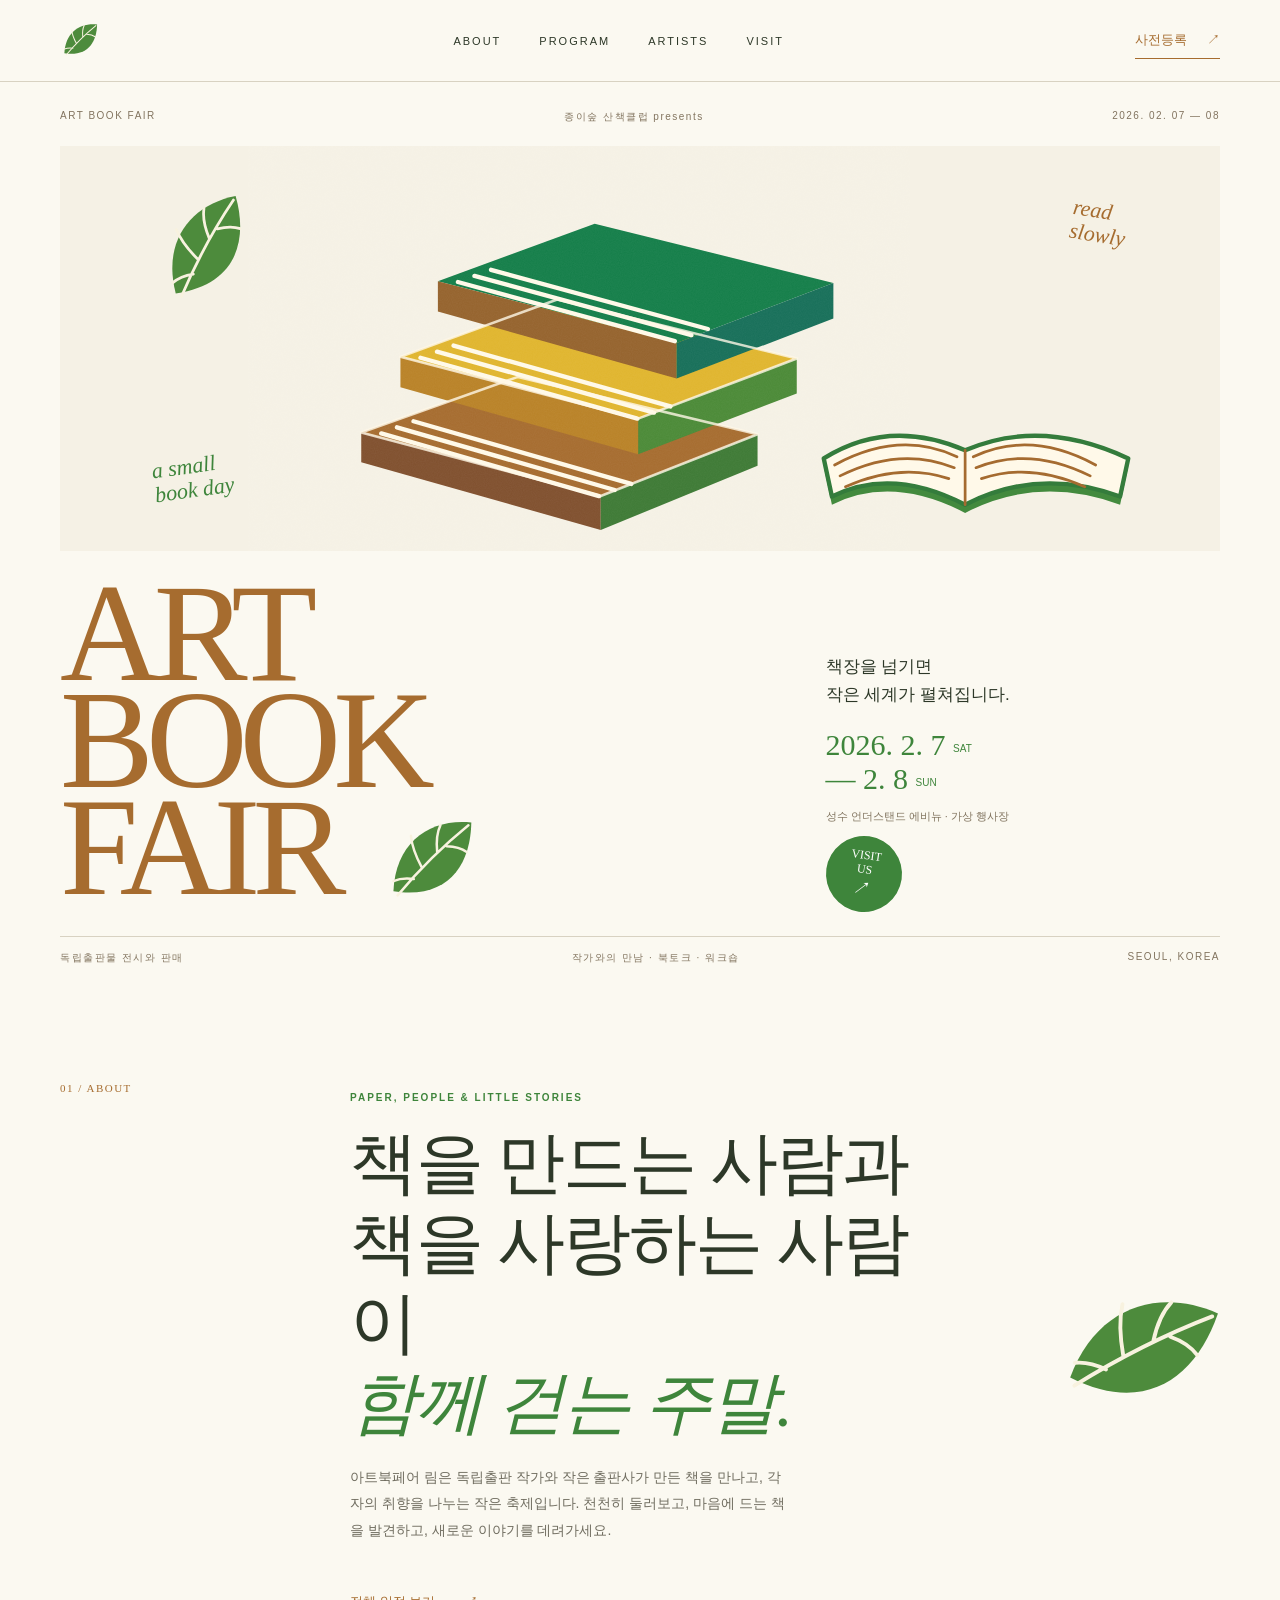
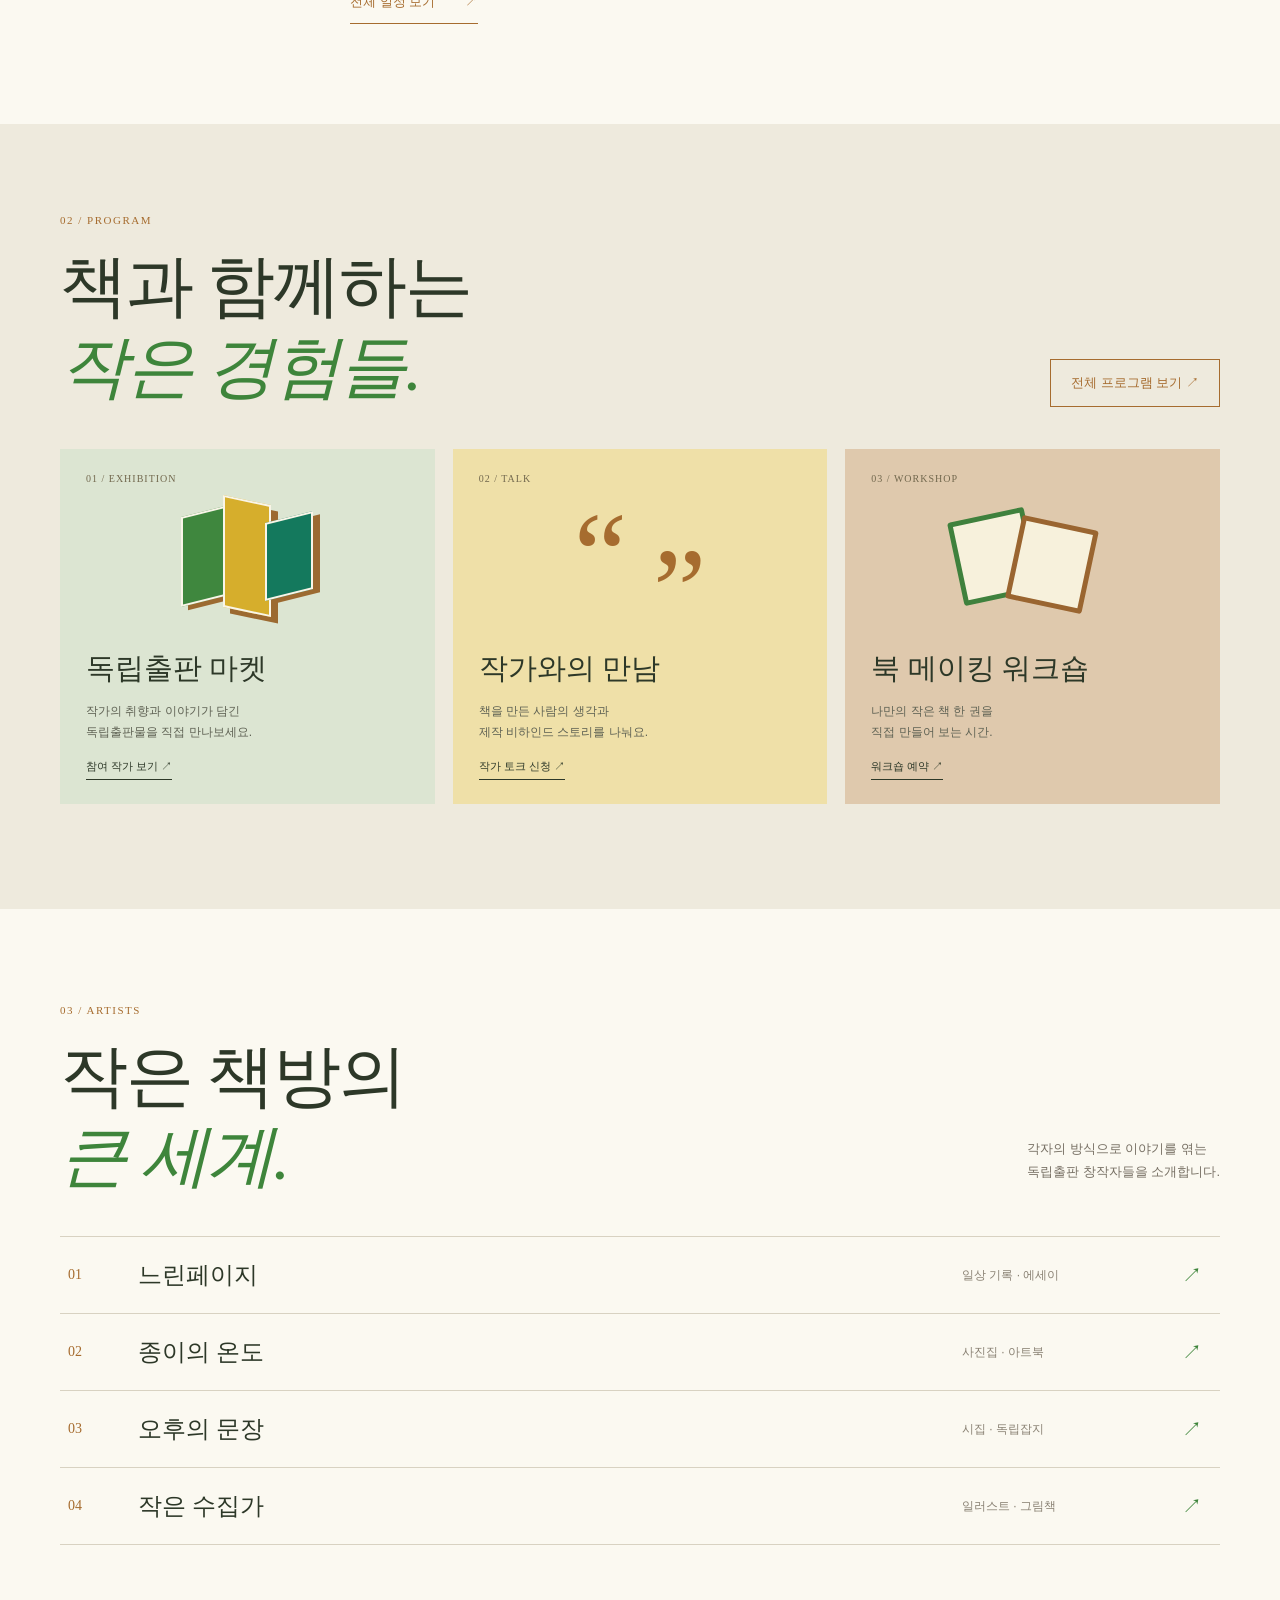
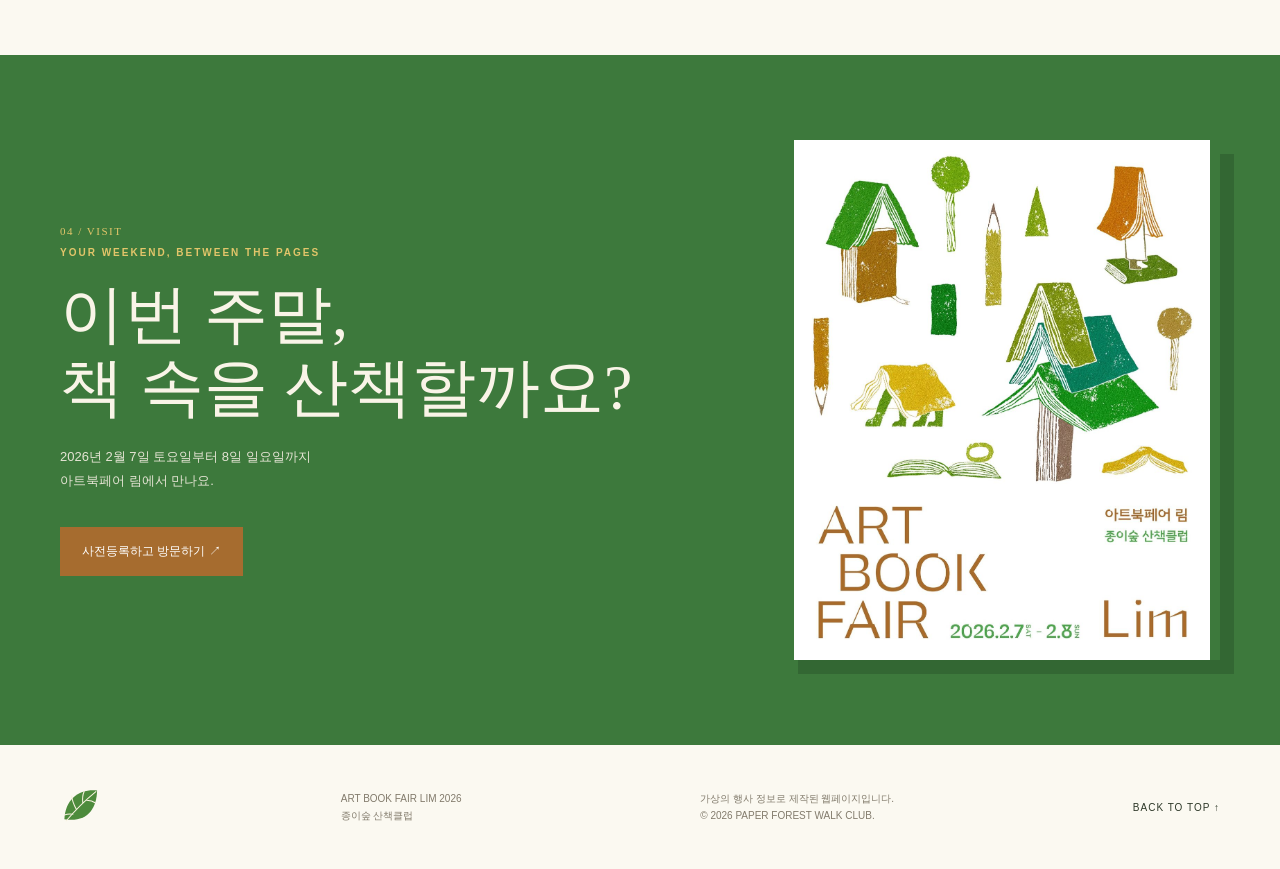
<file: index.html>
<!DOCTYPE html>
<html lang="ko">
<head>
  <meta charset="UTF-8"><meta name="viewport" content="width=device-width, initial-scale=1.0">
  <meta name="description" content="종이숲 산책클럽이 여는 독립출판 아트북페어 림. 책과 사람, 취향이 만나는 주말.">
  <title>ART BOOK FAIR LIM — 종이숲 산책클럽</title>
  <link rel="stylesheet" href="css/style.css">
</head>
<body>
  <header class="site-header">
    <a class="brand" href="#home" aria-label="림 홈">
  <img src="assets/leaf-mark.svg" alt="림 로고" class="brand-leaf">
</a>
    <nav class="main-nav" aria-label="주요 메뉴"><a href="#about">ABOUT</a><a href="#program">PROGRAM</a><a href="#artists">ARTISTS</a><a href="#visit">VISIT</a></nav>
    <a class="header-apply" href="registration.html">사전등록 <span>↗</span></a>
    <button class="menu-toggle" aria-label="메뉴 열기">☰</button>
  </header>

  <main id="home">
    <section class="hero section-wrap">
      <div class="hero-topline"><span>ART BOOK FAIR </span><span>종이숲 산책클럽 presents</span><span>2026. 02. 07 — 08</span></div>
      <div class="hero-art" aria-label="책을 모티브로 한 일러스트">
        <img class="hero-books" src="assets/book-stack.svg" alt="초록색과 황토색 표지의 책이 층층이 쌓인 일러스트">
        <img class="hero-open" src="assets/open-book.svg" alt="활짝 펼쳐진 책 일러스트">
        <img class="hero-leaf" src="assets/leaf-mark.svg" alt="초록 잎사귀 일러스트">
        <span class="scribble scribble-one">read<br>slowly</span><span class="scribble scribble-two">a small<br>book day</span>
      </div>
      <div class="hero-title-row"><h1>ART<br>BOOK<br>FAIR <img src="assets/leaf-mark.svg" alt="나뭇잎" class="title-leaf"></h1><div class="hero-info"><p class="kicker">책장을 넘기면<br>작은 세계가 펼쳐집니다.</p><p class="date">2026. 2. 7 <small>SAT</small><br>— 2. 8 <small>SUN</small></p><p class="venue">성수 언더스탠드 에비뉴 · 가상 행사장</p><a class="round-link" href="registration.html">VISIT<br>US <b>↗</b></a></div></div>
      <div class="hero-bottom"><span>독립출판물 전시와 판매</span><span>작가와의 만남 · 북토크 · 워크숍</span><span>SEOUL, KOREA</span></div>
    </section>

    <section class="intro section-wrap" id="about"><div class="section-label">01 / ABOUT</div><div class="intro-content"><p class="eyebrow">PAPER, PEOPLE &amp; LITTLE STORIES</p><h2>책을 만드는 사람과<br>책을 사랑하는 사람이<br><i>함께 걷는 주말.</i></h2><p class="body-copy">아트북페어 림은 독립출판 작가와 작은 출판사가 만든 책을 만나고, 각자의 취향을 나누는 작은 축제입니다. 천천히 둘러보고, 마음에 드는 책을 발견하고, 새로운 이야기를 데려가세요.</p><button class="text-button" data-modal="schedule">전체 일정 보기 <span>↗</span></button></div><img class="intro-leaf" src="assets/leaf-mark.svg" alt="초록 잎사귀 장식"></section>

    <section class="program-section" id="program"><div class="section-wrap"><div class="section-heading"><div><div class="section-label">02 / PROGRAM</div><h2>책과 함께하는<br><i>작은 경험들.</i></h2></div><button class="outline-button" data-modal="programs">전체 프로그램 보기 ↗</button></div>
      <div class="program-grid">
        <article class="program-card card-green"><div class="card-number">01 / EXHIBITION</div><div class="card-illustration book-icon"><span></span><span></span><span></span></div><h3>독립출판 마켓</h3><p>작가의 취향과 이야기가 담긴<br>독립출판물을 직접 만나보세요.</p><a href="#artists">참여 작가 보기 ↗</a></article>
        <article class="program-card card-yellow"><div class="card-number">02 / TALK</div><div class="card-illustration talk-icon"><span>“</span><span>”</span></div><h3>작가와의 만남</h3><p>책을 만든 사람의 생각과<br>제작 비하인드 스토리를 나눠요.</p><a href="registration.html#sessions">작가 토크 신청 ↗</a></article>
        <article class="program-card card-brown"><div class="card-number">03 / WORKSHOP</div><div class="card-illustration workshop-icon"><span></span><span></span></div><h3>북 메이킹 워크숍</h3><p>나만의 작은 책 한 권을<br>직접 만들어 보는 시간.</p><a href="registration.html#sessions">워크숍 예약 ↗</a></article>
      </div></div></section>

    <section class="artists section-wrap" id="artists"><div class="section-label">03 / ARTISTS</div><div class="artists-head"><h2>작은 책방의<br><i>큰 세계.</i></h2><p>각자의 방식으로 이야기를 엮는<br>독립출판 창작자들을 소개합니다.</p></div><div class="artist-list"><article><span>01</span><b>느린페이지</b><small>일상 기록 · 에세이</small><span class="artist-arrow">↗</span></article><article><span>02</span><b>종이의 온도</b><small>사진집 · 아트북</small><span class="artist-arrow">↗</span></article><article><span>03</span><b>오후의 문장</b><small>시집 · 독립잡지</small><span class="artist-arrow">↗</span></article><article><span>04</span><b>작은 수집가</b><small>일러스트 · 그림책</small><span class="artist-arrow">↗</span></article></div></section>

    <section class="visit-section" id="visit"><div class="section-wrap visit-inner"><div><div class="section-label">04 / VISIT</div><p class="eyebrow">YOUR WEEKEND, BETWEEN THE PAGES</p><h2>이번 주말,<br>책 속을 산책할까요?</h2><p class="visit-copy">2026년 2월 7일 토요일부터 8일 일요일까지<br>아트북페어 림에서 만나요.</p><a class="solid-button" href="registration.html">사전등록하고 방문하기 ↗</a></div><img src="assets/event-poster.png" alt="아트북페어 림 종이숲 산책클럽 행사 포스터" class="poster-image"></div></section>
  </main>
  <footer class="site-footer"><a class="brand" href="#home">
  <img src="assets/leaf-mark.svg" alt="림 로고" class="brand-leaf">
</a><p>ART BOOK FAIR LIM 2026<br>종이숲 산책클럽</p><p>가상의 행사 정보로 제작된 웹페이지입니다.<br>© 2026 PAPER FOREST WALK CLUB.</p><a href="#home">BACK TO TOP ↑</a></footer>

  <!-- 전체 일정 / 전체 프로그램 팝업 공통 구조 -->
  <div class="modal" id="infoModal" aria-hidden="true" role="dialog" aria-modal="true" aria-labelledby="modalTitle"><div class="modal-backdrop" data-close></div><div class="modal-panel"><button class="modal-close" aria-label="팝업 닫기" data-close>×</button><p class="eyebrow">ART BOOK FAIR LIM 2026</p><h2 id="modalTitle">전체 일정</h2><div class="modal-content" id="modalContent"></div><a class="solid-button modal-cta" href="registration.html">프로그램 신청하기 ↗</a></div></div>
  <script src="js/main.js"></script>
</body></html>
</file>
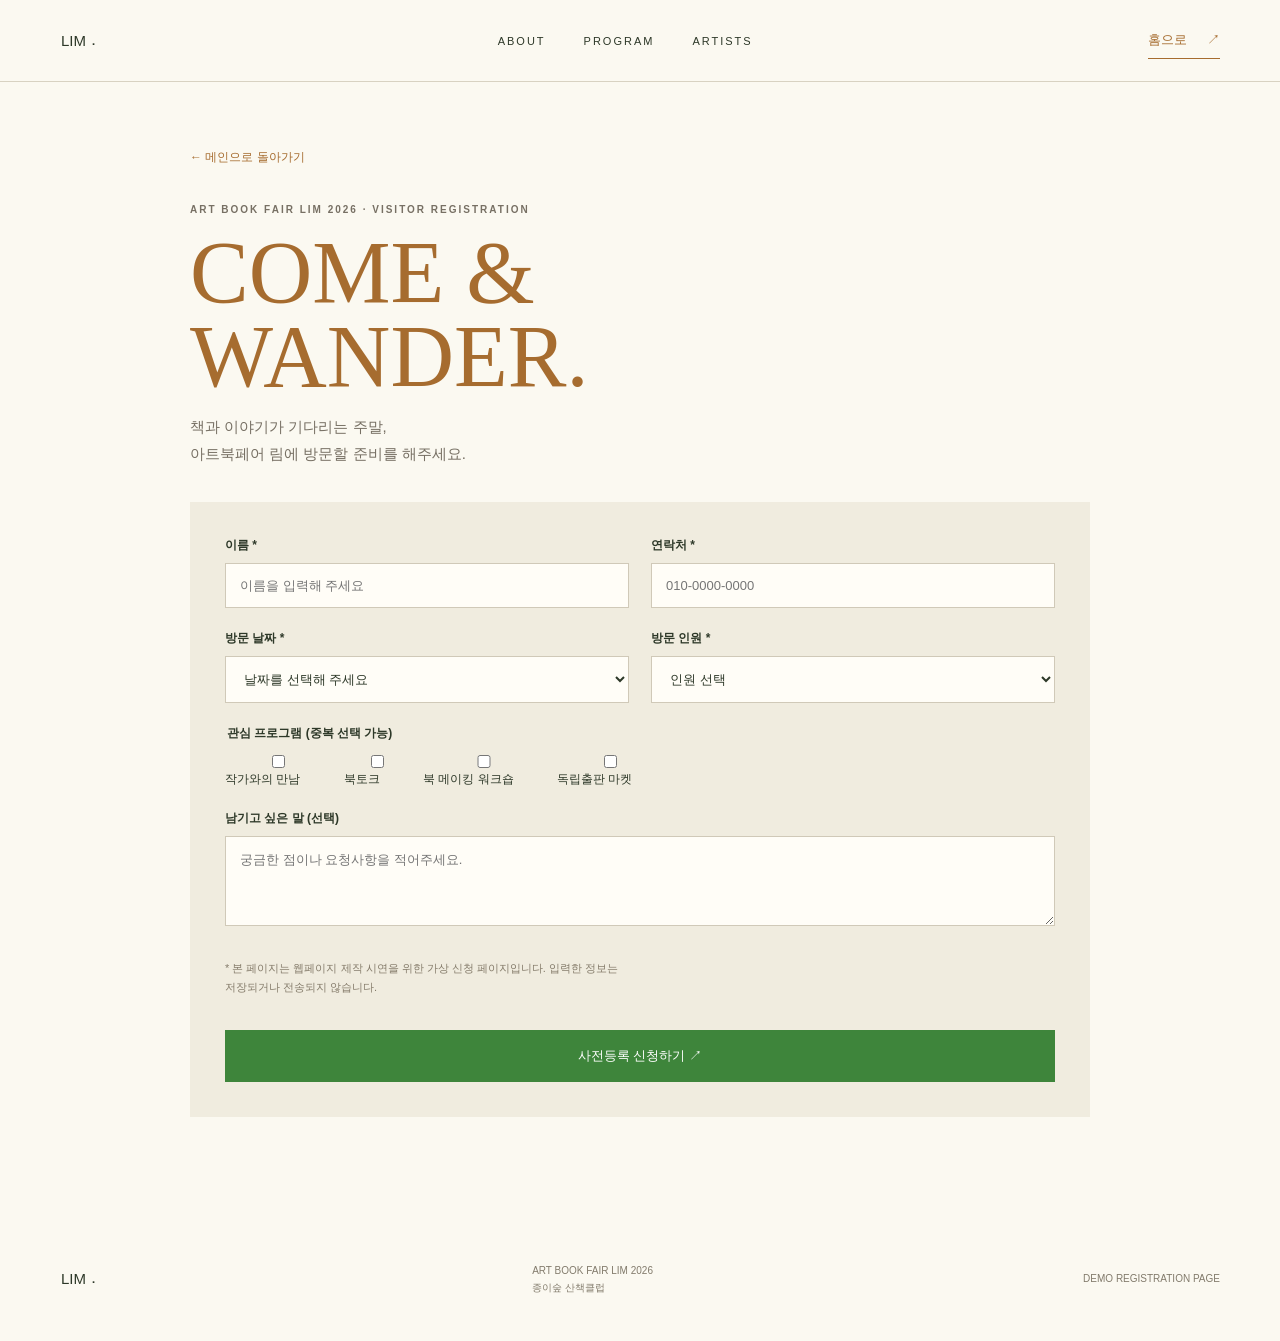
<file: registration.html>
<!DOCTYPE html>
<html lang="ko"><head><meta charset="UTF-8"><meta name="viewport" content="width=device-width, initial-scale=1.0"><title>사전등록 — ART BOOK FAIR LIM</title><link rel="stylesheet" href="css/style.css"></head>
<body class="registration-page">
<header class="site-header"><a class="brand" href="index.html">LIM<span>．</span></a><nav class="main-nav"><a href="index.html#about">ABOUT</a><a href="index.html#program">PROGRAM</a><a href="index.html#artists">ARTISTS</a></nav><a class="header-apply" href="index.html">홈으로 <span>↗</span></a></header>
<main class="registration-main"><a class="back-link" href="index.html">← 메인으로 돌아가기</a><div class="registration-heading"><p class="eyebrow">ART BOOK FAIR LIM 2026 · VISITOR REGISTRATION</p><h1>COME &<br>WANDER.</h1><p>책과 이야기가 기다리는 주말,<br>아트북페어 림에 방문할 준비를 해주세요.</p></div>
<form class="registration-form" id="registrationForm">
  <div class="form-field"><label for="visitorName">이름 *</label><input id="visitorName" name="name" type="text" placeholder="이름을 입력해 주세요" required></div>
  <div class="form-field"><label for="visitorPhone">연락처 *</label><input id="visitorPhone" name="phone" type="tel" placeholder="010-0000-0000" pattern="[0-9\-]{9,13}" required></div>
  <div class="form-field"><label for="visitDate">방문 날짜 *</label><select id="visitDate" name="date" required><option value="">날짜를 선택해 주세요</option><option>2월 7일 (토)</option><option>2월 8일 (일)</option></select></div>
  <div class="form-field"><label for="visitorCount">방문 인원 *</label><select id="visitorCount" name="count" required><option value="">인원 선택</option><option>1명</option><option>2명</option><option>3명</option><option>4명</option><option>5명 이상</option></select></div>
  <div class="form-field full" id="sessions"><fieldset><legend>관심 프로그램 (중복 선택 가능)</legend><div class="choice-row"><label><input type="checkbox" name="session" value="작가와의 만남"> 작가와의 만남</label><label><input type="checkbox" name="session" value="북토크"> 북토크</label><label><input type="checkbox" name="session" value="북 메이킹 워크숍"> 북 메이킹 워크숍</label><label><input type="checkbox" name="session" value="독립출판 마켓"> 독립출판 마켓</label></div></fieldset></div>
  <div class="form-field full"><label for="message">남기고 싶은 말 (선택)</label><textarea id="message" name="message" placeholder="궁금한 점이나 요청사항을 적어주세요."></textarea></div>
  <p class="form-note full">* 본 페이지는 웹페이지 제작 시연을 위한 가상 신청 페이지입니다. 입력한 정보는 저장되거나 전송되지 않습니다.</p>
  <button class="form-submit" type="submit">사전등록 신청하기 ↗</button>
  <div class="success-message" id="successMessage" role="status" aria-live="polite"></div>
</form></main>
<footer class="site-footer"><a class="brand" href="index.html">LIM<span>．</span></a><p>ART BOOK FAIR LIM 2026<br>종이숲 산책클럽</p><p>DEMO REGISTRATION PAGE</p></footer>
<script src="js/main.js"></script></body></html>
</file>
<file: css/style.css>
/* 기본 색상과 공통 레이아웃 */
:root{--paper:#fbf9f1;--ink:#2d3828;--green:#3e853b;--deep:#176e4d;--ochre:#a66c2f;--yellow:#d7ad28;--line:#d8d2c2;--serif:Georgia,'Times New Roman',serif;--sans:'Pretendard','Noto Sans KR',Arial,sans-serif}
*{box-sizing:border-box}html{scroll-behavior:smooth}body{margin:0;background:var(--paper);color:var(--ink);font-family:var(--sans);font-size:15px}a{color:inherit;text-decoration:none}button{font:inherit;cursor:pointer}.section-wrap{width:min(1160px,calc(100% - 64px));margin:auto}.site-header{height:82px;padding:0 max(32px,calc((100% - 1160px)/2));display:flex;align-items:center;justify-content:space-between;border-bottom:1px solid var(--line);background:var(--paper);position:sticky;top:0;z-index:20}/* 상단 및 하단 나뭇잎 로고 */
.brand {
  display: flex;
  align-items: center;
  justify-content: center;
  min-width: 42px;
  min-height: 48px;
  flex-shrink: 0;
}

.brand-leaf {
  display: block;
  width: 42px;
  height: 48px;
  object-fit: contain;
  visibility: visible;
  opacity: 1;
}.main-nav{display:flex;gap:38px;font-size:11px;letter-spacing:2px}.main-nav a:hover,.artist-list article:hover b{color:var(--green)}.header-apply{font-size:13px;border-bottom:1px solid var(--ochre);padding:9px 0;color:var(--ochre)}.header-apply span{margin-left:16px}.menu-toggle{display:none;border:0;background:none;font-size:22px}
/* 메인 비주얼 */
.hero{padding-top:28px}.hero-topline,.hero-bottom{display:flex;justify-content:space-between;font-size:10px;letter-spacing:1.5px;color:#82745f}.hero-art{height:405px;position:relative;overflow:hidden;margin-top:22px;background:#f5f1e5}.hero-books{position:absolute;width:min(70%,690px);left:15%;top:-5%;height:112%;object-fit:contain}.hero-open{position:absolute;width:30%;right:6%;bottom:0}.hero-leaf{position:absolute;width:110px;left:8%;top:12%;transform:rotate(-17deg)}.scribble{position:absolute;font:italic 22px var(--serif);color:var(--ochre);line-height:1.1}.scribble-one{right:8%;top:13%;transform:rotate(9deg)}.scribble-two{left:8%;bottom:12%;color:var(--green);transform:rotate(-8deg)}.hero-title-row{display:flex;justify-content:space-between;align-items:flex-end;padding:28px 0 24px}.hero h1{font:clamp(76px,11vw,144px)/.76 var(--serif);font-weight:400;letter-spacing:-8px;color:var(--ochre);margin:0}/* 메인 타이틀 나뭇잎 */
.hero h1 .title-leaf {
  display: inline-block;
  width: 105px;
  height: 100px;
  object-fit: contain;
  vertical-align: middle;
  margin-left: 15px;
}.hero-info{width:34%;display:grid;grid-template-columns:1fr auto;align-items:end;gap:12px}.kicker{font-size:17px;line-height:1.6;margin:0 0 8px;grid-column:1/-1}.date{font:30px/1.15 var(--serif);color:var(--green);margin:0}.date small{font:10px var(--sans);vertical-align:middle}.venue{font-size:11px;color:#81745f;grid-column:1/-1;margin:0}.round-link{width:76px;height:76px;border-radius:50%;background:var(--green);color:#fff;display:grid;place-content:center;text-align:center;font:12px/1.2 var(--serif);transform:rotate(8deg)}.round-link b{font:18px var(--sans)}.hero-bottom{border-top:1px solid var(--line);padding:14px 0 42px}
/* 소개 섹션 */
.intro{min-height:490px;padding:75px 0 100px;display:grid;grid-template-columns:1fr 2fr 1fr;position:relative}.section-label{font:11px var(--serif);letter-spacing:1.5px;color:var(--ochre)}.intro-content{max-width:620px}.eyebrow{font-size:10px;letter-spacing:2px;color:var(--green);font-weight:700}.intro h2,.section-heading h2,.artists h2{font:clamp(42px,5.5vw,68px)/1.18 var(--serif);font-weight:400;letter-spacing:-2px;margin:20px 0}.intro h2 i,.section-heading h2 i,.artists h2 i{color:var(--green);font-weight:400}.body-copy{max-width:440px;line-height:1.9;color:#706d60;font-size:14px}.text-button,.outline-button{border:0;background:none;padding:12px 0;border-bottom:1px solid var(--ochre);color:var(--ochre);margin-top:24px;font-size:13px}.text-button span{margin-left:26px}.intro-leaf{width:155px;align-self:center;justify-self:end;transform:rotate(18deg)}
/* 프로그램 카드 */
.program-section{background:#eeeadd;padding:90px 0 105px}.section-heading{display:flex;justify-content:space-between;align-items:flex-end;margin-bottom:42px}.section-heading h2{margin-bottom:0}.outline-button{border:1px solid var(--ochre);padding:14px 20px;margin:0}.program-grid{display:grid;grid-template-columns:repeat(3,1fr);gap:18px}.program-card{min-height:355px;padding:24px 26px;position:relative;overflow:hidden}.card-green{background:#dce5d2}.card-yellow{background:#efe0a8}.card-brown{background:#dfc9ad}.card-number{font:10px var(--serif);letter-spacing:1px;color:#72684e}.program-card h3{font:29px var(--serif);font-weight:400;margin:20px 0 10px}.program-card p{font-size:12px;line-height:1.8;color:#5f6254}.program-card>a{position:absolute;bottom:24px;left:26px;font-size:11px;border-bottom:1px solid currentColor;padding-bottom:5px}.card-illustration{height:145px;display:flex;align-items:center;justify-content:center}.book-icon span{width:48px;height:90px;border:2px solid #f9f5e8;background:#3f873e;transform:skewY(-14deg);box-shadow:7px 5px 0 #9c6a31;margin:0 -3px}.book-icon span:nth-child(2){background:#d6ae2c;transform:skewY(12deg);height:112px}.book-icon span:nth-child(3){background:#14795d;height:78px}.talk-icon{font:120px var(--serif);color:#a66c2f;gap:26px}.talk-icon span:last-child{transform:translateY(35px)}.workshop-icon span{width:78px;height:85px;border:5px solid #3f813d;border-radius:3px;transform:rotate(-12deg);background:#f7f1dc}.workshop-icon span+span{border-color:#9a6530;transform:rotate(12deg) translate(-18px,12px)}
/* 참여 작가 */
.artists{padding:95px 0 110px}.artists-head{display:flex;justify-content:space-between;align-items:flex-end;margin:20px 0 40px}.artists-head p{font-size:13px;line-height:1.8;color:#777064}.artists h2{margin:0}.artist-list{border-top:1px solid var(--line)}.artist-list article{display:grid;grid-template-columns:70px 1fr 220px 30px;align-items:center;padding:22px 8px;border-bottom:1px solid var(--line);transition:padding .2s}.artist-list article:hover{padding-left:18px}.artist-list article>span:first-child{font:14px var(--serif);color:var(--ochre)}.artist-list b{font:24px var(--serif);font-weight:400}.artist-list small{font-size:12px;color:#8a8274}.artist-arrow{font-size:20px;color:var(--green)}
/* 방문 안내 / 푸터 */
.visit-section{background:#3d793c;color:#f9f4e7;padding:85px 0}.visit-inner{display:grid;grid-template-columns:1.2fr .8fr;gap:70px;align-items:center}.visit-section .section-label,.visit-section .eyebrow{color:#e2c56a}.visit-section h2{font:clamp(42px,5vw,64px)/1.15 var(--serif);font-weight:400;margin:20px 0}.visit-copy{font-size:13px;line-height:1.9;color:#e5e4d4}.solid-button{display:inline-block;background:var(--ochre);color:#fff;padding:16px 22px;font-size:12px;margin-top:20px;border:0}.poster-image{width:100%;max-height:520px;object-fit:contain;object-position:center;box-shadow:14px 14px 0 rgba(23,50,27,.25)}.site-footer{padding:35px max(32px,calc((100% - 1160px)/2));display:flex;justify-content:space-between;align-items:center;gap:20px}.site-footer p{font-size:10px;line-height:1.7;color:#827b6c}.site-footer>a:last-child{font-size:10px;letter-spacing:1px}
/* 모달 팝업 */
.modal{display:none;position:fixed;inset:0;z-index:50;align-items:center;justify-content:center;padding:20px}.modal.is-open{display:flex}.modal-backdrop{position:absolute;inset:0;background:rgba(26,35,25,.62)}.modal-panel{position:relative;background:var(--paper);width:min(620px,100%);max-height:85vh;overflow:auto;padding:42px 44px;z-index:1;box-shadow:12px 12px 0 rgba(0,0,0,.12)}.modal-close{position:absolute;right:20px;top:14px;border:0;background:none;font-size:30px;color:var(--ochre)}.modal-panel h2{font:42px var(--serif);font-weight:400;margin:10px 0 25px}.modal-content{border-top:1px solid var(--line)}.schedule-row,.program-row{display:grid;grid-template-columns:105px 1fr;gap:15px;padding:17px 0;border-bottom:1px solid var(--line)}.schedule-row time{font:14px var(--serif);color:var(--green)}.schedule-row b,.program-row b{font-size:14px}.schedule-row p,.program-row p{font-size:12px;color:#777064;margin:6px 0 0;line-height:1.6}.modal-cta{margin-top:24px}
/* 사전등록 페이지 */
.registration-page{min-height:100vh}.registration-main{width:min(900px,calc(100% - 40px));margin:65px auto 100px}.back-link{font-size:12px;color:var(--ochre)}.registration-heading{margin:35px 0}.registration-heading h1{font:clamp(50px,8vw,88px)/.95 var(--serif);font-weight:400;color:var(--ochre);margin:12px 0}.registration-heading p{line-height:1.8;color:#777064}.registration-form{background:#f0ecdf;padding:35px;display:grid;grid-template-columns:1fr 1fr;gap:22px}.form-field{display:flex;flex-direction:column;gap:9px}.form-field.full{grid-column:1/-1}.form-field label,.form-field legend{font-size:12px;font-weight:700}.form-field input,.form-field select,.form-field textarea{width:100%;padding:14px;border:1px solid #d0c9b8;background:#fffdf7;font:13px var(--sans);color:var(--ink);border-radius:0}.form-field textarea{min-height:90px;resize:vertical}.form-field fieldset{border:0;padding:0;margin:0}.choice-row{display:flex;gap:20px;flex-wrap:wrap;margin-top:10px}.choice-row label{font-weight:400}.form-submit{grid-column:1/-1;background:var(--green);color:#fff;border:0;padding:17px;font-size:13px}.form-note{font-size:11px;color:#847b6a;line-height:1.7}.success-message{display:none;grid-column:1/-1;background:#dce8d7;padding:20px;line-height:1.8;font-size:13px}.success-message.show{display:block}
@media(max-width:760px){.section-wrap{width:calc(100% - 36px)}.site-header{height:68px;padding:0 18px}.main-nav{display:none;position:absolute;top:68px;left:0;right:0;background:var(--paper);padding:25px;flex-direction:column;gap:20px;border-bottom:1px solid var(--line)}.main-nav.open{display:flex}.header-apply{margin-left:auto;margin-right:18px}.menu-toggle{display:block}.hero-art{height:300px}.hero-title-row{display:block}.hero h1{font-size:clamp(72px,17vw,112px)}.hero-info{width:100%;margin-top:30px;grid-template-columns:1fr auto}.hero-bottom{font-size:8px;gap:8px}.intro{grid-template-columns:1fr;padding:65px 0}.intro .section-label{margin-bottom:25px}.intro-leaf{position:absolute;width:90px;right:0;top:60px;opacity:.6}.program-section{padding:65px 0}.section-heading{display:block}.outline-button{margin-top:25px}.program-grid{grid-template-columns:1fr}.program-card{min-height:320px}.artists{padding:65px 0}.artists-head{display:block}.artists-head p{margin-top:24px}.artist-list article{grid-template-columns:35px 1fr 25px;gap:8px}.artist-list small{grid-column:2}.artist-arrow{grid-column:3;grid-row:1/3}.visit-inner{grid-template-columns:1fr;gap:45px}.poster-image{max-height:450px;width:min(100%,420px);justify-self:center}.site-footer{padding:30px 18px;flex-wrap:wrap}.site-footer p:last-of-type{width:100%}.modal-panel{padding:35px 24px}.schedule-row,.program-row{grid-template-columns:78px 1fr}.registration-main{margin-top:35px}.registration-form{padding:22px;grid-template-columns:1fr}.form-field.full,.form-submit,.success-message{grid-column:1}.hero-open{width:35%;right:0}.hero-books{width:90%;left:2%}.hero-leaf{width:70px}.scribble{font-size:16px}}
/* 모바일 나뭇잎 크기 */
@media(max-width:760px) {
  .brand-leaf {
    width: 34px;
    height: 38px;
  }

  .hero h1 .title-leaf {
    width: 58px;
    height: 58px;
    margin-left: 6px;
  }
}
</file>
